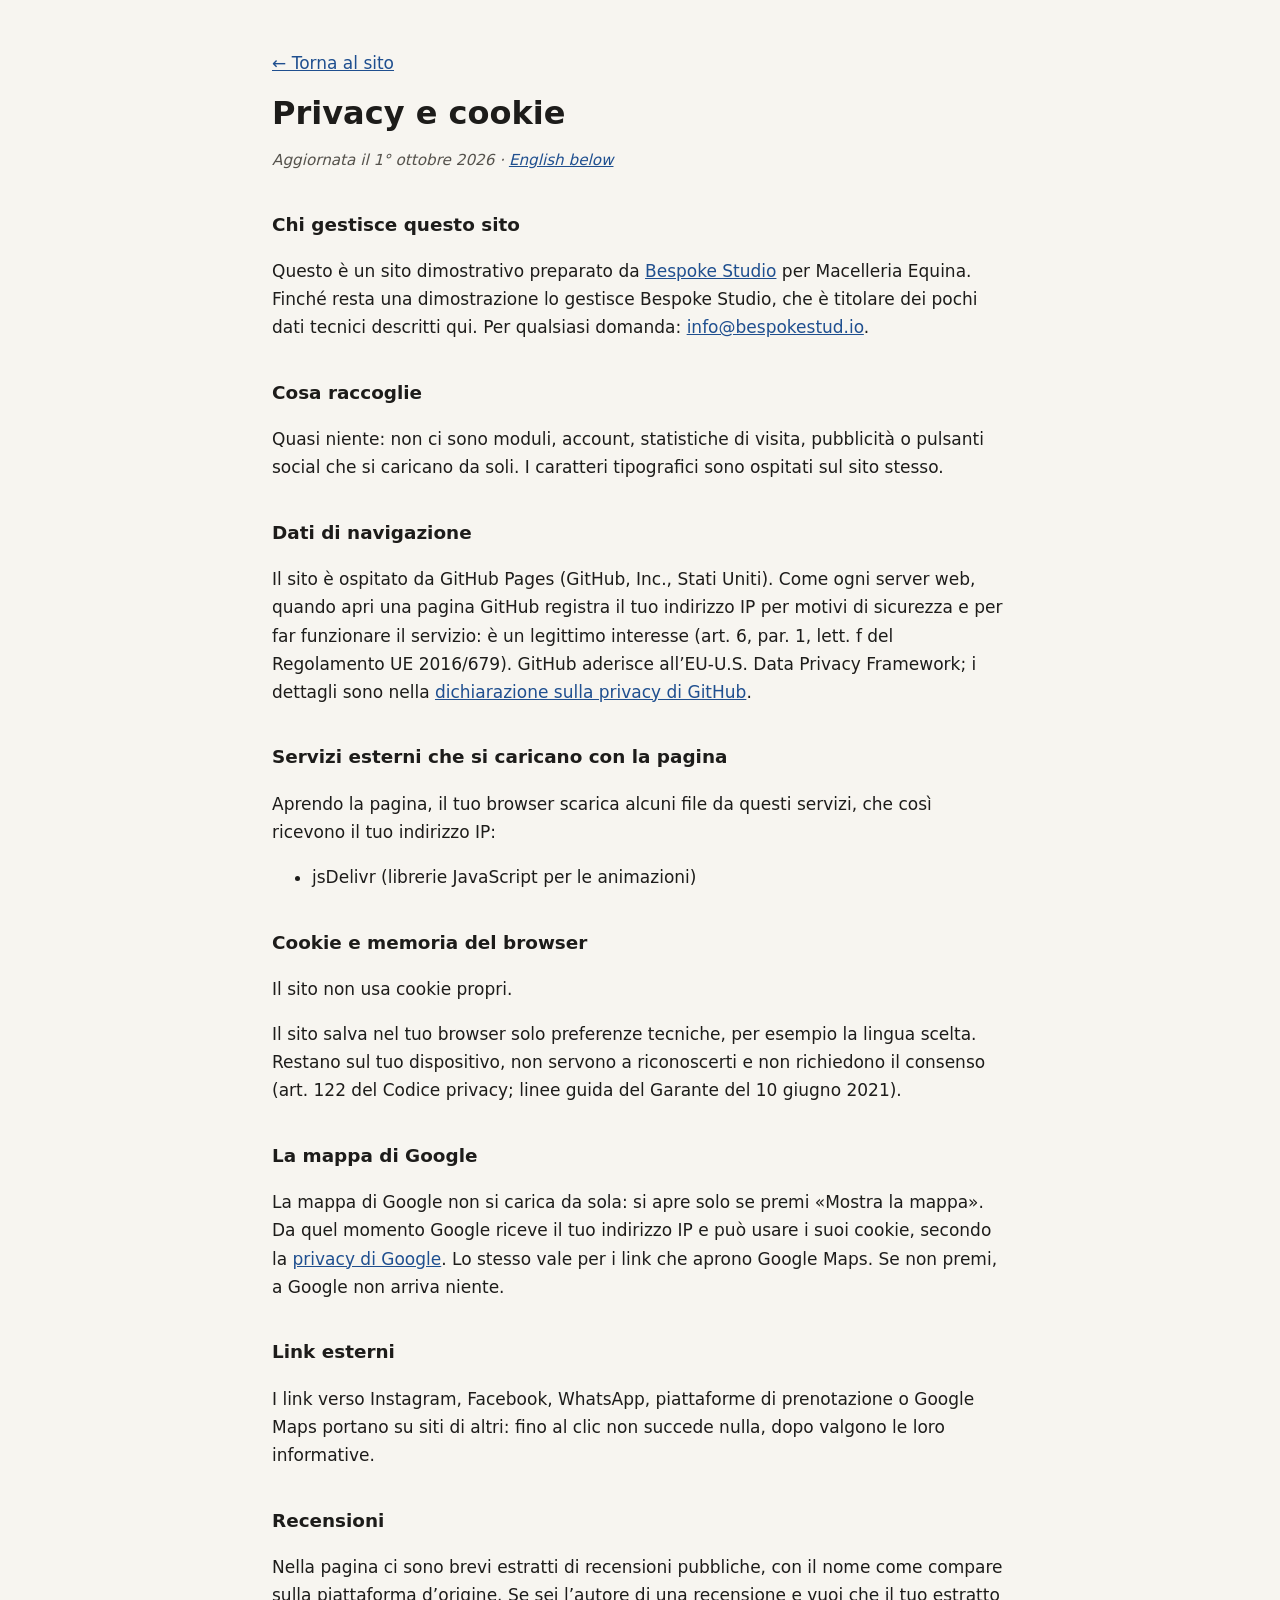
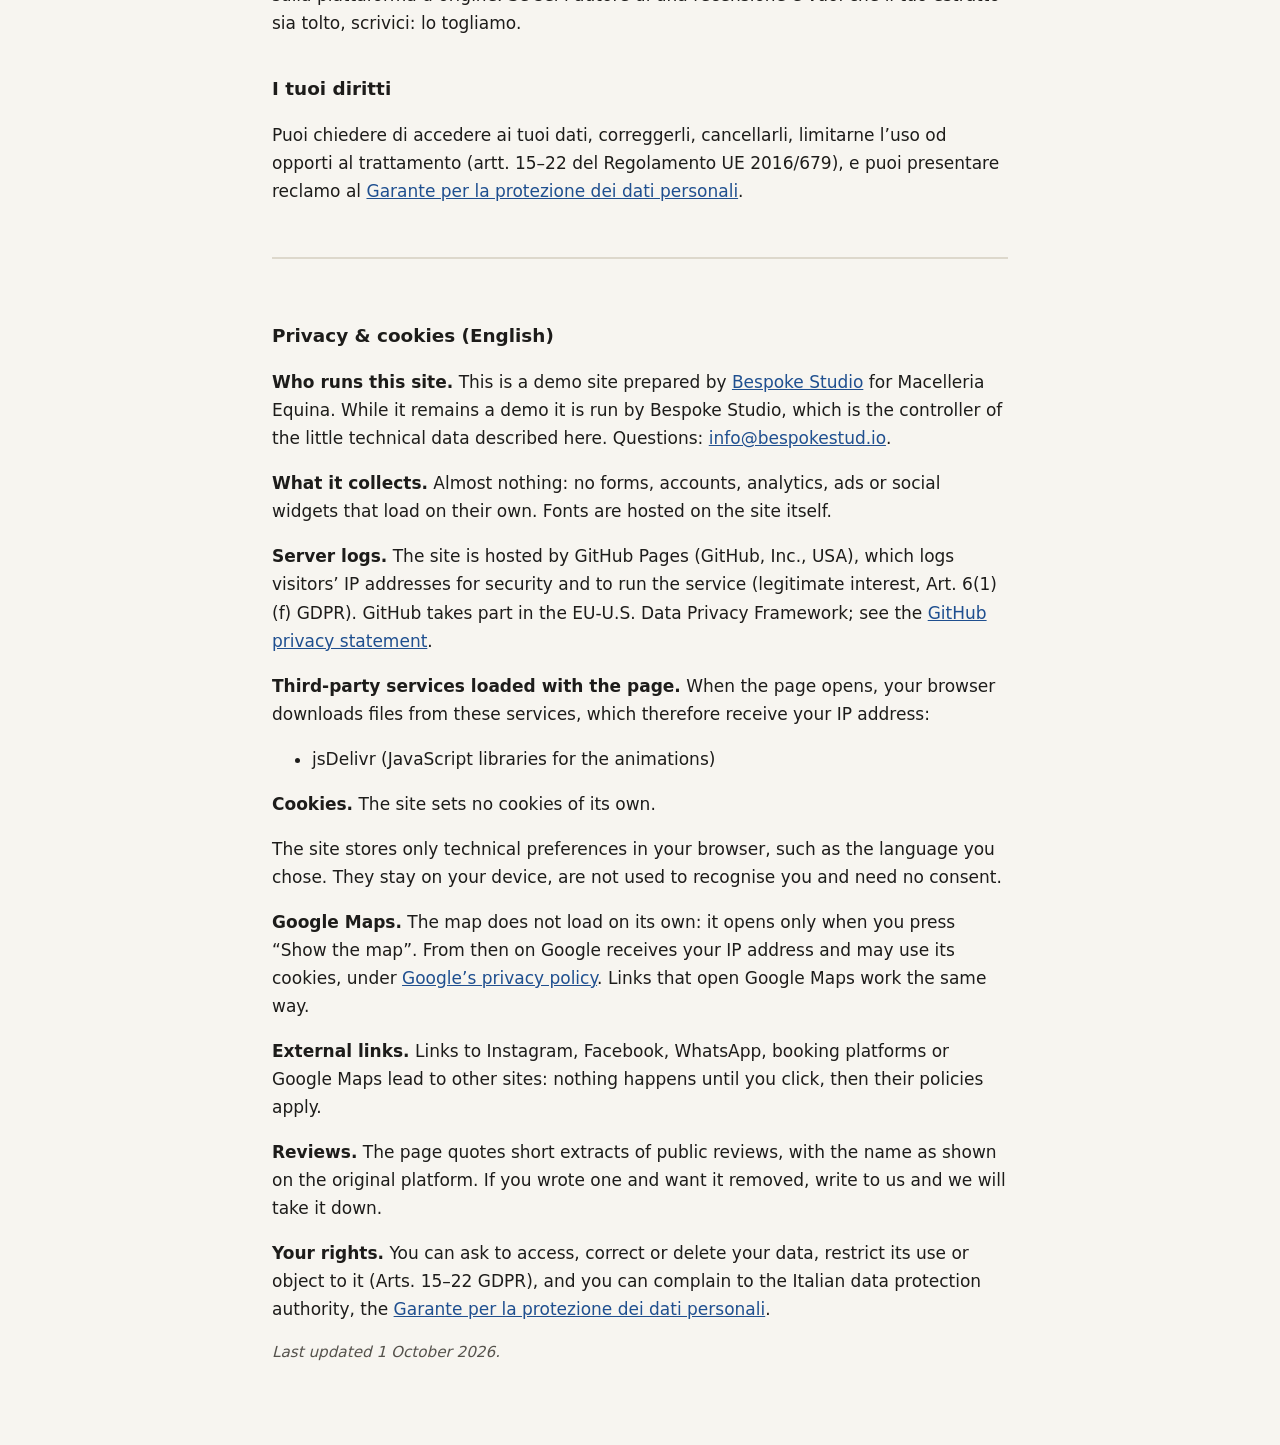
<file: privacy.html>
<!DOCTYPE html>
<html lang="it">
<head>
  <meta charset="UTF-8">
  <meta name="viewport" content="width=device-width, initial-scale=1.0">
  <meta name="robots" content="noindex">
  <title>Privacy e cookie · Macelleria Equina</title>
  <meta name="description" content="Informativa privacy e cookie del sito Macelleria Equina.">
  <style>
    body { margin: 0; background: #f7f5f0; color: #1d1c1a; font: 17px/1.65 system-ui, -apple-system, "Segoe UI", Roboto, sans-serif; }
    main { max-width: 46rem; margin: 0 auto; padding: 32px 20px 64px; }
    h1 { font-size: 2rem; line-height: 1.2; margin: 0.4em 0 0.2em; }
    h2 { font-size: 1.15rem; margin: 2em 0 0.4em; }
    a { color: #1f4f8f; }
    .data { color: #55524c; font-style: italic; font-size: 0.95rem; }
    .en { margin-top: 3em; padding-top: 1.5em; border-top: 2px solid #ddd8cc; }
    code { font-size: 0.9em; background: #ebe7dc; padding: 0 4px; border-radius: 3px; }
  </style>
</head>
<body>
<main>
  <p><a href="index.html">← Torna al sito</a></p>
  <h1>Privacy e cookie</h1>
  <p class="data">Aggiornata il 1° ottobre 2026 · <a href="#english" lang="en">English below</a></p>
  <h2>Chi gestisce questo sito</h2>
  <p>Questo è un sito dimostrativo preparato da <a href="https://bespokestud.io" rel="noopener">Bespoke Studio</a> per Macelleria Equina. Finché resta una dimostrazione lo gestisce Bespoke Studio, che è titolare dei pochi dati tecnici descritti qui. Per qualsiasi domanda: <a href="mailto:info@bespokestud.io">info@bespokestud.io</a>.</p>
  <h2>Cosa raccoglie</h2>
  <p>Quasi niente: non ci sono moduli, account, statistiche di visita, pubblicità o pulsanti social che si caricano da soli. I caratteri tipografici sono ospitati sul sito stesso.</p>
  <h2>Dati di navigazione</h2>
  <p>Il sito è ospitato da GitHub Pages (GitHub, Inc., Stati Uniti). Come ogni server web, quando apri una pagina GitHub registra il tuo indirizzo IP per motivi di sicurezza e per far funzionare il servizio: è un legittimo interesse (art. 6, par. 1, lett. f del Regolamento UE 2016/679). GitHub aderisce all’EU-U.S. Data Privacy Framework; i dettagli sono nella <a href="https://docs.github.com/site-policy/privacy-policies/github-general-privacy-statement" rel="noopener">dichiarazione sulla privacy di GitHub</a>.</p>
  <h2>Servizi esterni che si caricano con la pagina</h2>
  <p>Aprendo la pagina, il tuo browser scarica alcuni file da questi servizi, che così ricevono il tuo indirizzo IP:</p>
  <ul><li>jsDelivr (librerie JavaScript per le animazioni)</li></ul>
  <h2>Cookie e memoria del browser</h2>
  <p>Il sito non usa cookie propri.</p>
  <p>Il sito salva nel tuo browser solo preferenze tecniche, per esempio la lingua scelta. Restano sul tuo dispositivo, non servono a riconoscerti e non richiedono il consenso (art. 122 del Codice privacy; linee guida del Garante del 10 giugno 2021).</p>
  <h2>La mappa di Google</h2>
  <p>La mappa di Google non si carica da sola: si apre solo se premi «Mostra la mappa». Da quel momento Google riceve il tuo indirizzo IP e può usare i suoi cookie, secondo la <a href="https://policies.google.com/privacy?hl=it" rel="noopener">privacy di Google</a>. Lo stesso vale per i link che aprono Google Maps. Se non premi, a Google non arriva niente.</p>
  <h2>Link esterni</h2>
  <p>I link verso Instagram, Facebook, WhatsApp, piattaforme di prenotazione o Google Maps portano su siti di altri: fino al clic non succede nulla, dopo valgono le loro informative.</p>
  <h2>Recensioni</h2>
  <p>Nella pagina ci sono brevi estratti di recensioni pubbliche, con il nome come compare sulla piattaforma d’origine. Se sei l’autore di una recensione e vuoi che il tuo estratto sia tolto, scrivici: lo togliamo.</p>
  <h2>I tuoi diritti</h2>
  <p>Puoi chiedere di accedere ai tuoi dati, correggerli, cancellarli, limitarne l’uso od opporti al trattamento (artt. 15–22 del Regolamento UE 2016/679), e puoi presentare reclamo al <a href="https://www.garanteprivacy.it" rel="noopener">Garante per la protezione dei dati personali</a>.</p>
  <div class="en" id="english" lang="en">
    <h2>Privacy &amp; cookies (English)</h2>
    <p><strong>Who runs this site.</strong> This is a demo site prepared by <a href="https://bespokestud.io" rel="noopener">Bespoke Studio</a> for Macelleria Equina. While it remains a demo it is run by Bespoke Studio, which is the controller of the little technical data described here. Questions: <a href="mailto:info@bespokestud.io">info@bespokestud.io</a>.</p>
    <p><strong>What it collects.</strong> Almost nothing: no forms, accounts, analytics, ads or social widgets that load on their own. Fonts are hosted on the site itself.</p>
    <p><strong>Server logs.</strong> The site is hosted by GitHub Pages (GitHub, Inc., USA), which logs visitors’ IP addresses for security and to run the service (legitimate interest, Art. 6(1)(f) GDPR). GitHub takes part in the EU-U.S. Data Privacy Framework; see the <a href="https://docs.github.com/site-policy/privacy-policies/github-general-privacy-statement" rel="noopener">GitHub privacy statement</a>.</p>
    <p><strong>Third-party services loaded with the page.</strong> When the page opens, your browser downloads files from these services, which therefore receive your IP address:</p><ul><li>jsDelivr (JavaScript libraries for the animations)</li></ul>
    <p><strong>Cookies.</strong> The site sets no cookies of its own.</p>
    <p>The site stores only technical preferences in your browser, such as the language you chose. They stay on your device, are not used to recognise you and need no consent.</p>
    <p><strong>Google Maps.</strong> The map does not load on its own: it opens only when you press “Show the map”. From then on Google receives your IP address and may use its cookies, under <a href="https://policies.google.com/privacy?hl=en" rel="noopener">Google’s privacy policy</a>. Links that open Google Maps work the same way.</p>
    <p><strong>External links.</strong> Links to Instagram, Facebook, WhatsApp, booking platforms or Google Maps lead to other sites: nothing happens until you click, then their policies apply.</p>
    <p><strong>Reviews.</strong> The page quotes short extracts of public reviews, with the name as shown on the original platform. If you wrote one and want it removed, write to us and we will take it down.</p>
    <p><strong>Your rights.</strong> You can ask to access, correct or delete your data, restrict its use or object to it (Arts. 15–22 GDPR), and you can complain to the Italian data protection authority, the <a href="https://www.garanteprivacy.it" rel="noopener">Garante per la protezione dei dati personali</a>.</p>
    <p class="data">Last updated 1 October 2026.</p>
  </div>
</main>
</body>
</html>
</file>
